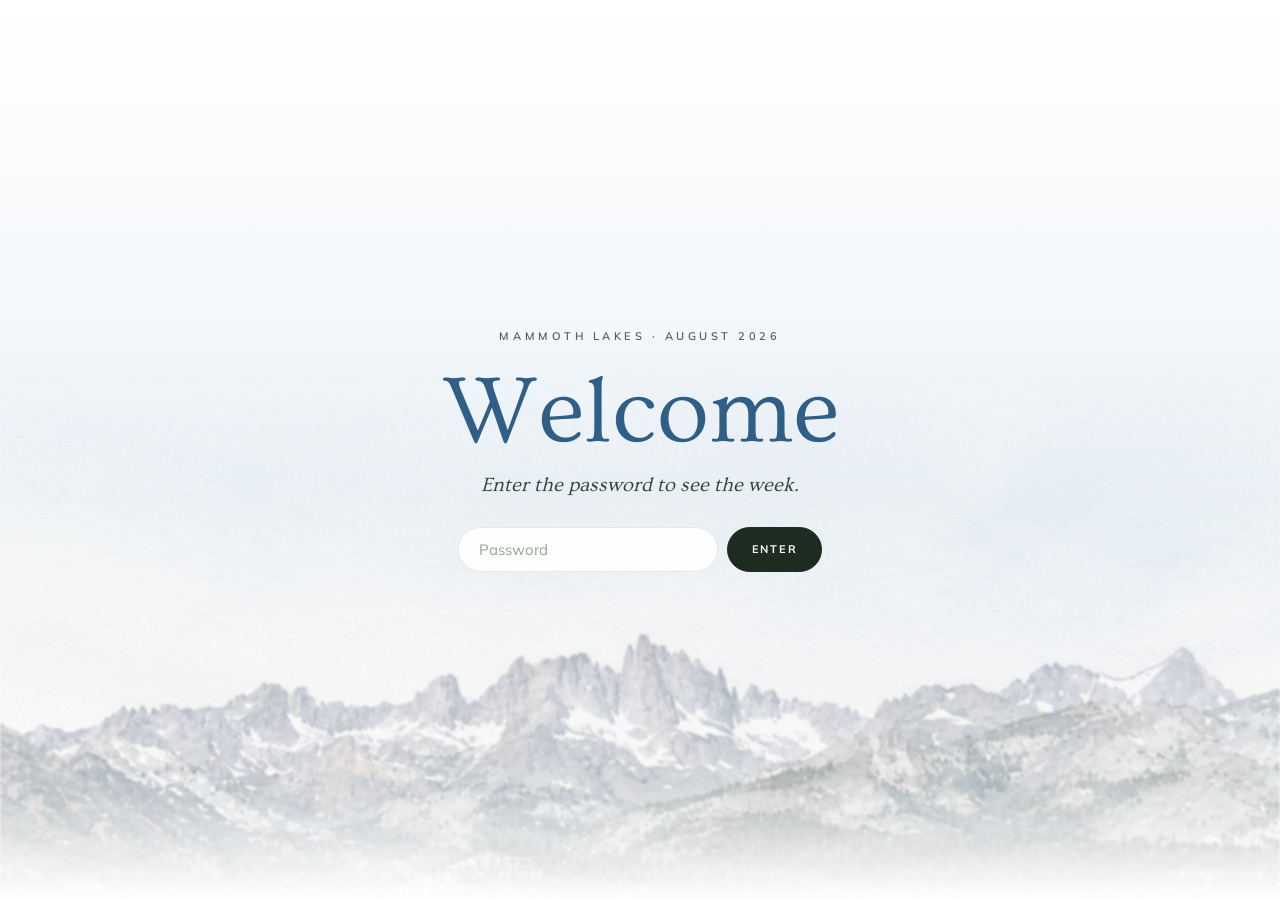
<file: site/index.html>
<!DOCTYPE html>
<html lang="en">
<head>
<meta charset="utf-8">
<meta name="viewport" content="width=device-width, initial-scale=1">
<title>L &amp; K · Wedding Week at Mammoth Lakes</title>
<meta name="description" content="One mountain town, one week, one wedding. L + K, Mammoth Lakes, California — August 1–8, 2026.">
<link rel="preconnect" href="https://fonts.googleapis.com">
<link rel="preconnect" href="https://fonts.gstatic.com" crossorigin>
<link href="https://fonts.googleapis.com/css2?family=Mulish:ital,wght@0,200..1000;1,200..1000&family=Ovo&display=swap" rel="stylesheet">
<link rel="stylesheet" href="css/main.css?v=56">
<script>if(localStorage.getItem("lk-unlocked")!=="yes")document.documentElement.classList.add("gated");</script>
</head>
<body>

<!-- fixed atmosphere layers -->
<div class="sky-wash" aria-hidden="true"></div>
<div class="paper-grain" aria-hidden="true"></div>

<!-- elevation ticker -->
<div class="elev-badge" id="elevBadge" aria-hidden="true">
  <svg class="elev-ticks" viewBox="0 0 18 44">
    <line x1="4" y1="2"  x2="14" y2="2"  class="tick"/>
    <line x1="4" y1="12" x2="11" y2="12" class="tick"/>
    <line x1="4" y1="22" x2="14" y2="22" class="tick"/>
    <line x1="4" y1="32" x2="11" y2="32" class="tick"/>
    <line x1="4" y1="42" x2="14" y2="42" class="tick"/>
    <circle id="elevDot" cx="9" cy="42" r="3"/>
  </svg>
  <div class="elev-text">
    <span class="elev-label">Elev.</span>
    <span class="elev-num" id="elevNum">0′</span>
  </div>
</div>

<!-- the stream — desktop margin thread -->
<svg class="stream" id="stream" viewBox="0 0 60 4000" preserveAspectRatio="none" aria-hidden="true">
  <path id="streamPath" d="M30,0
    C 22,120 40,240 28,360 C 16,480 44,600 30,720
    C 18,840 42,960 26,1080 C 12,1200 46,1320 30,1440
    C 20,1560 40,1680 28,1800 C 16,1920 44,2040 30,2160
    C 18,2280 42,2400 26,2520 C 14,2640 46,2760 30,2880
    C 20,3000 40,3120 28,3240 C 16,3360 44,3480 30,3600
    C 22,3720 40,3840 30,4000" />
</svg>

<!-- ═══════════ HERO ═══════════ -->
<header class="hero act" data-sky="#ffffff" data-elev="7880">

  <!-- watercolor Minarets — the real painting; blooms up on scroll (main.js --hp) -->
  <div class="hero-scene" aria-hidden="true">
    <div class="hr-photo">
      <img src="assets/paintings/hero-range.jpg"
           srcset="assets/paintings/hero-range-sm.jpg 1100w, assets/paintings/hero-range.jpg 1672w"
           sizes="100vw" width="1672" height="941" alt="" fetchpriority="high" decoding="async">
    </div>
  </div>

  <div class="hero-copy">
    <p class="kicker">A celebration in the Eastern Sierra</p>
    <h1 class="monogram"><span class="mono-l">L</span><span class="mono-amp">&amp;</span><span class="mono-k">K</span></h1>
    <p class="hero-sub">Mammoth Lakes, California</p>
    <p class="hero-meta">August 2026 <span class="dot">•</span> Elev. 7,880′</p>
  </div>

  <div class="scroll-cue" aria-hidden="true"><span>begin the climb</span><svg viewBox="0 0 24 24"><path d="M12 4 v14 M6 13 l6 6 6-6"/></svg></div>
</header>

<!-- ═══════════ INTRO ═══════════ -->
<section class="intro act" data-sky="#ffffff" data-elev="7880">
  <p class="lede reveal">Everything below is an <em>invitation</em>, not an itinerary. Wander off, sleep in, do your own thing.</p>
  <div class="basecamps">
    <a class="camp-card reveal" href="https://www.google.com/maps/search/?api=1&amp;query=2018+Lodestar+Dr,+Mammoth+Lakes,+CA+93546" target="_blank" rel="noopener">
      <span class="camp-kicker">Basecamp · Gilson VRBO</span>
      <span class="camp-addr">2018 Lodestar Dr, Mammoth Lakes, CA 93546</span>
    </a>
    <a class="camp-card reveal" href="https://www.google.com/maps/search/?api=1&amp;query=91+Pinehurst+Dr,+Mammoth+Lakes,+CA+93546" target="_blank" rel="noopener">
      <span class="camp-kicker">Basecamp · Snow House</span>
      <span class="camp-addr">91 Pinehurst Dr, Mammoth Lakes, CA 93546</span>
    </a>
  </div>
</section>

<!-- ═══════════ THE WEEK ═══════════ -->
<main id="week">

  <!-- Day 1 · sea level · no painting — the quiet start -->
  <section class="act day day-plain" id="day1" data-sky="#f2f5f0" data-elev="0">
    <div class="day-head reveal">
      <p class="day-date">Saturday · Aug 1</p>
      <h2 class="day-title">Touch down in San&nbsp;Francisco</h2>
      <div class="rule-line"></div>
      <p class="day-note">sea level · the week begins low</p>
    </div>
    <ol class="timeline">
      <li class="reveal"><span class="tl-when">Morning</span><h3>Gilsons fly into SFO</h3><p>We'll pick you up! Settle in and shake off the flight.</p></li>
      <li class="reveal"><span class="tl-when">Midday</span><h3>Tunnel Top Park</h3><p>Golden Gate views and room for the kids to run.</p></li>
      <li class="reveal"><span class="tl-when">Evening</span><h3>Provision &amp; pack</h3><p>Groceries ordered, bags staged — mountains tomorrow.</p></li>
    </ol>
  </section>

  <!-- Day 2 · the drive east · Kyle_2 (river valley) -->
  <section class="act day day-scene" id="day2" data-sky="#c3dde6" data-elev="9943" data-painting="2">
    <figure class="scene">
      <div class="scene-img bloom" data-parallax="0.18">
        <img src="assets/paintings/kyle-2.jpg" srcset="assets/paintings/kyle-2-sm.jpg 760w, assets/paintings/kyle-2.jpg 1400w" sizes="100vw" alt="Watercolor: a couple stands on a rock above a winding alpine river, mountains beyond" loading="lazy">
      </div>
      <div class="bloom-veil" aria-hidden="true"></div>
    </figure>
    <div class="day-card">
      <div class="day-head reveal">
        <p class="day-date">Sunday · Aug 2</p>
        <h2 class="day-title">Over the Tioga Pass</h2>
        <div class="rule-line"></div>
        <p class="day-note">cresting Tioga Pass · 9,943′</p>
      </div>
      <ol class="timeline">
        <li class="reveal"><span class="tl-when">Morning</span><h3>Pick up cars, head east</h3><p>~6 hrs via Yosemite's Tioga Pass — one of the great American drives.</p></li>
        <li class="reveal"><span class="tl-when">En route</span><h3>Scenic stops &amp; stretch breaks</h3><p>Tenaya Lake beach, <a href="https://www.yosemitehikes.com/tioga-road/tuolumne-meadows/tuolumne-meadows.htm" target="_blank" rel="noopener">Tuolumne Meadows</a>, <a href="https://www.alltrails.com/trail/us/california/lembert-dome-loop" target="_blank" rel="noopener">Lembert Dome</a>, and Mono Lake's otherworldly <a href="https://www.alltrails.com/trail/us/california/south-tufa-loop-trail" target="_blank" rel="noopener">South Tufa</a>.</p></li>
        <li class="reveal"><span class="tl-when">Evening</span><h3>Arrive at the house</h3><p>Keys, bunks, and a slow first night at 8,000 feet.</p></li>
      </ol>
    </div>
  </section>

  <!-- Day 3 · up the mountain · Kyle_3 (Lakes Basin, Crystal Crag) -->
  <section class="act day day-scene alt" id="day3" data-sky="#aed4e4" data-elev="11053" data-painting="3">
    <figure class="scene">
      <div class="scene-img bloom" data-parallax="0.18">
        <img src="assets/paintings/kyle-3.jpg" srcset="assets/paintings/kyle-3-sm.jpg 760w, assets/paintings/kyle-3.jpg 1400w" sizes="100vw" alt="Watercolor: a couple beneath a tall pine looks across a lake to Crystal Crag" loading="lazy">
      </div>
      <div class="bloom-veil" aria-hidden="true"></div>
    </figure>
    <div class="day-card">
      <div class="day-head reveal">
        <p class="day-date">Monday · Aug 3</p>
        <h2 class="day-title">Up the mountain</h2>
        <div class="rule-line"></div>
        <p class="day-note">Panorama Gondola · 11,053′</p>
      </div>
      <ol class="timeline">
        <li class="reveal"><span class="tl-when">Morning</span><h3>Courthouse run</h3><p>Larry &amp; Kyle head down to pick up the ceremony paperwork — back around 12:30–1:00.</p></li>
        <li class="reveal"><span class="tl-when">Midday</span><h3>Kevin &amp; Allie arrive from Reno</h3><p>Driving down the 395 — the scenic way in, with a stop-by-stop route below. <a class="trail-btn" href="/roadtrip">See the drive</a></p></li>
        <li class="reveal"><span class="tl-when">Afternoon</span><h3>Day at the Mammoth Mountain Resort</h3><p>Something for every pace, from the summit to the base:</p>
          <ul class="opts">
            <li><a href="https://www.mammothmountain.com/things-to-do/activities/scenic-gondola" target="_blank" rel="noopener">Panorama Gondola</a> — ride to 11,000+ feet for a 360° Sierra view.</li>
            <li><a href="https://www.mammothmountain.com/things-to-do/activities/bike-park" target="_blank" rel="noopener">Mountain bike down</a> — Larry &amp; Kyle bomb the trails from the summit to the base.</li>
            <li><a href="https://www.mammothmountain.com/things-to-do/woollys-adventure-summit#tab=activities" target="_blank" rel="noopener">Adventure Center</a> — mini golf, the playground, climbing wall, ropes course, and other kid-sized fun at the base.</li>
          </ul>
        </li>
        <!-- TODO: swap the href for the AllTrails link L will provide for the sunset stroll -->
        <li class="reveal"><span class="tl-when">Evening</span><h3>Holly arrives</h3><p>Into Mammoth for the evening — join whatever's happening.</p></li>
        <li class="reveal"><span class="tl-when">Evening</span><h3>Sunset stroll</h3><p>An easy golden-hour walk to catch the light. <span class="aside">Trail TBD.</span> <a class="trail-btn" href="/hikes">See the trails</a></p></li>
        <li class="reveal"><span class="tl-when">Evening</span><h3>Pizza &amp; game night at the house</h3><p>Back to the house to refuel and play.</p></li>
      </ol>
    </div>
  </section>

  <!-- Day 4 · lake day · Kyle_5 (Convict Lake) -->
  <section class="act day day-scene" id="day4" data-sky="#97c6dd" data-elev="8000" data-painting="5">
    <figure class="scene">
      <div class="scene-img bloom" data-parallax="0.18">
        <img src="assets/paintings/kyle-5.jpg" srcset="assets/paintings/kyle-5-sm.jpg 760w, assets/paintings/kyle-5.jpg 1400w" sizes="100vw" alt="Watercolor: kneeling with a dog at the shore of Convict Lake beneath Laurel Mountain" loading="lazy">
      </div>
      <div class="bloom-veil" aria-hidden="true"></div>
    </figure>
    <div class="day-card">
      <div class="day-head reveal">
        <p class="day-date">Tuesday · Aug 4</p>
        <h2 class="day-title">Choose your adventure</h2>
        <div class="rule-line"></div>
        <p class="day-note">your day, your pace · 8,000′</p>
      </div>
      <ol class="timeline">
        <li class="reveal"><span class="tl-when">Morning</span><h3>Choose your morning</h3><p>Pick one — or mix and match at your own pace.</p>
          <ul class="opts">
            <li><a href="https://www.alltrails.com/trail/us/california/hidden-lake-and-sherwin-trail" target="_blank" rel="noopener">Meadow walk in the basin</a> — flat, easy, and gorgeous if you'd rather keep it mellow.</li>
            <li><a href="/rides">E-bike the Lakes Basin path</a> — a gentle paved cruise past the lakes; bikes delivered by Black Tie. <a class="trail-btn" href="/rides">See the rides</a></li>
            <li><a href="https://www.google.com/maps/search/?api=1&amp;query=The+Village+at+Mammoth+Mammoth+Lakes+CA" target="_blank" rel="noopener">Wander Mammoth Village</a> — coffee, shops, and people-watching.</li>
            <li><a href="/hikes">Optional hikes</a> — anything from an easy shoreline amble to a moderate alpine climb. <a class="trail-btn" href="/hikes">See the trails</a></li>
          </ul>
        </li>
        <li class="reveal"><span class="tl-when">Optional · afternoon</span><h3>Lunch at Mammoth Brewing</h3><p>A bite together before L + K head off for their vows.</p></li>
        <li class="reveal"><span class="tl-when">Leaving 2:30 PM</span><h3>We slip away to say our vows</h3><p>Just the two of us, somewhere in the pines — we'll be back after dinner.</p></li>
        <li class="reveal"><span class="tl-when">Evening</span><h3>Sami &amp; Larry Sr. arrive from Reno</h3><p>Driving down the 395 — the scenic way in, with a stop-by-stop route. Join whatever's happening once they're here. <a class="trail-btn" href="/roadtrip">See the drive</a></p></li>
      </ol>
    </div>
  </section>

  <!-- Day 5 · private vows · Kyle_1 (couple in the meadow) -->
  <section class="act day day-scene alt" id="day5" data-sky="#bcdae6" data-elev="7850" data-painting="1">
    <figure class="scene">
      <div class="scene-img bloom" data-parallax="0.18">
        <img src="assets/paintings/kyle-1.jpg" srcset="assets/paintings/kyle-1-sm.jpg 760w, assets/paintings/kyle-1.jpg 1400w" sizes="100vw" alt="Watercolor: a couple holds hands in a mountain meadow, gazing toward jagged Sierra peaks" loading="lazy">
      </div>
      <div class="bloom-veil" aria-hidden="true"></div>
    </figure>
    <div class="day-card">
      <div class="day-head reveal">
        <p class="day-date">Wednesday · Aug 5</p>
        <h2 class="day-title">Boat day</h2>
        <div class="rule-line"></div>
        <p class="day-note">Convict Lake · 7,850′</p>
      </div>
      <ol class="timeline">
        <li class="reveal"><span class="tl-when">Morning – afternoon</span><h3>You: pick your pleasure</h3><p>However you like to spend a mountain day:</p>
          <ul class="opts">
            <li><a href="https://www.mammothmountain.com/things-to-do/activities/via-ferrata" target="_blank" rel="noopener">Via Ferrata</a> — climb a cliff face clipped to steel cables and iron rungs, helmet and harness supplied. Guided routes from easy to airy, with a suspension bridge in the middle. <span class="opt-note">Kevin, Allie &amp; Kyle are going at 10:00 AM — book ahead if you want in.</span></li>
            <li><a href="https://www.mammothmountain.com/things-to-do/activities/golf" target="_blank" rel="noopener">Golf at Sierra Star</a> — California's highest course at 8,000 ft.</li>
            <li><a href="https://lakemarymarina.com/rentals/" target="_blank" rel="noopener">A day on Lake Mary</a> — rent a pontoon, kayaks, paddleboards, pedal boats, or canoes from the little marina and drift beneath Crystal Crag; fishing poles welcome aboard.</li>
            <li><a href="/hikes">Choose a hike</a> from our recommended trails. <a class="trail-btn" href="/hikes">See the trails</a></li>
          </ul>
        </li>
        <li class="reveal"><span class="tl-when">Departing 1:00 PM</span><h3>Boat day at <a href="https://www.instagram.com/explore/search/keyword/?q=convict%20lake" target="_blank" rel="noopener">Convict Lake</a></h3><p>Private pontoon on a glassy alpine lake ringed by 12,000-foot peaks. Lunch on the water. <span class="aside">Life vests for all sizes at the marina.</span></p></li>
        <li class="reveal"><span class="tl-when">Optional · evening</span><h3>Wild hot springs soak</h3><p>For anyone who's interested — steaming pools in an open valley under big desert sky, and we'll watch the sunset from the hot tubs.</p></li>
        <li class="reveal"><span class="tl-when">Evening</span><h3>Aunt Jody &amp; Uncle Tom arrive</h3><p>Join whatever's happening.</p></li>
      </ol>
    </div>
  </section>

  <!-- Day 6 · THE WEDDING · Kyle_4 (family at the summit signpost) — the crest -->
  <section class="act day day-scene climax" id="day6" data-sky="#7fbbd9" data-elev="9265" data-painting="4">
    <figure class="scene">
      <div class="scene-img bloom" data-parallax="0.10">
        <img src="assets/paintings/kyle-4.jpg" srcset="assets/paintings/kyle-4-sm.jpg 760w, assets/paintings/kyle-4.jpg 1400w" sizes="100vw" alt="Watercolor: a family of four stands at the Mammoth Mountain summit signpost before the Minarets" loading="lazy">
      </div>
      <div class="bloom-veil" aria-hidden="true"></div>
    </figure>
    <div class="day-card">
      <div class="day-head reveal">
        <p class="main-event">The main event</p>
        <p class="day-date">Thursday · Aug 6</p>
        <h2 class="day-title">The wedding</h2>
        <div class="rule-line rule-line-wide"></div>
        <p class="day-note">Minaret Vista · 9,265′ · the crest of the week</p>
      </div>
      <ol class="timeline">
        <li class="reveal"><span class="tl-when">Optional · morning</span><h3>Brunch hike</h3><p>Short, gentle, gorgeous. <span class="aside">Location TBD.</span> <a class="trail-btn" href="/hikes">See the trails</a></p></li>
        <li class="reveal"><span class="tl-when">Noon</span><h3>Get ready &amp; glammed up</h3><p>At the basecamps — take your time, steam your wedding looks, and the girls get their hair &amp; makeup done. <span class="aside">Details &amp; timing TBD.</span></p></li>
        <li class="reveal tl-star"><span class="tl-when">2:30 PM</span><h3>Shuttles depart for Minaret Vista</h3><p>Leaving from the Snow House — we&rsquo;ll all ride up to the overlook together.</p></li>
        <li class="reveal tl-star"><span class="tl-when">4:00 – 4:30 PM</span><h3>Ceremony at Minaret Vista</h3><p>The vows, with the Minarets behind us.</p></li>
        <li class="reveal tl-star"><span class="tl-when">4:30 – 5:30 PM</span><h3>Cocktail hour</h3><p>Family photos and couple portraits happen during this hour. A bubbles station and water for everyone to enjoy in the meantime.</p></li>
        <li class="reveal tl-star"><span class="tl-when">7:00 PM</span><h3>Dinner at The Brasserie</h3><p>A three-course, prix fixe dinner. Each course offers 3–4 selections — choose one from each.</p></li>
      </ol>
    </div>
  </section>

  <!-- Day 7 · waterfalls · Kyle_6 (Rainbow Falls) -->
  <section class="act day day-scene" id="day7" data-sky="#a9d2e0" data-elev="8960" data-painting="6">
    <figure class="scene">
      <div class="scene-img bloom" data-parallax="0.18">
        <img src="assets/paintings/kyle-6.jpg" srcset="assets/paintings/kyle-6-sm.jpg 760w, assets/paintings/kyle-6.jpg 1400w" sizes="100vw" alt="Watercolor: a couple sits on the rocks below Rainbow Falls, a rainbow in the mist" loading="lazy">
      </div>
      <div class="bloom-veil" aria-hidden="true"></div>
    </figure>
    <div class="day-card">
      <div class="day-head reveal">
        <p class="day-date">Friday · Aug 7</p>
        <h2 class="day-title">Lake lounging &amp; a special dinner</h2>
        <div class="rule-line"></div>
        <p class="day-note">Horseshoe Lake · 8,960′ · our last full day</p>
      </div>
      <ol class="timeline">
        <li class="reveal"><span class="tl-when">11:00 AM</span><h3>Beach day at Horseshoe Lake</h3><p>Sandy shoreline, shallow entry — ours until whenever, on an all-day rental.</p>
          <ul class="opts">
            <li><strong>All set up for you</strong> — beach toys provided, towels and loungers waiting when you arrive.</li>
            <li><strong>Sun warning</strong> — it's forecast to be hot, and the sun works harder up here (we're a mile and a half closer to it). Wear your sunscreen; we'll have plenty on hand, including the kids' kind.</li>
            <li><a href="https://www.alltrails.com/trail/us/california/mcleod-lake-trail" target="_blank" rel="noopener">McLeod Lake hike</a> — the trailhead is right at the beach. An easy 1.8-mile loop, about 350 ft of climbing, to a still lake under Mammoth Crest if you want to slip away for an hour.</li>
          </ul>
        </li>
        <li class="reveal"><span class="tl-when">6:00 PM</span><h3>A special dinner at the Snow House</h3><p>Our last night all together — gather at the Snow House. <span class="aside">Casual attire — wear whatever you're comfortable in.</span></p></li>
      </ol>
    </div>
  </section>

  <!-- Day 8 · home · no painting — the gentle descent -->
  <section class="act day day-plain" id="day8" data-sky="#f2f5f0" data-elev="0">
    <div class="day-head reveal">
      <p class="day-date">Saturday · Aug 8</p>
      <h2 class="day-title">Homeward bound, hearts&nbsp;full</h2>
      <div class="rule-line"></div>
      <p class="day-note">back to sea level</p>
    </div>
    <ol class="timeline">
      <li class="reveal"><span class="tl-when">Morning</span><h3>Slow breakfast, pack up</h3></li>
      <li class="reveal"><span class="tl-when">Midday</span><h3>Everyone heads home</h3><p>Back over the pass to SFO, down the 395 to Southern California, or out through Reno airport — stop wherever calls to you.</p></li>
    </ol>
  </section>
</main>







<!-- ═══════════ EXPLORE MORE (sub-pages) ═══════════ -->
<section class="act util" id="trails" data-sky="#f7faf7" data-elev="7880">
  <div class="util-head reveal">
    <p class="kicker">Go deeper</p>
    <h2 class="util-title">Trails, rides &amp; the drive</h2>
    <p class="util-lede">Three little field guides for the week — each one painted, mapped, and ready to open on the trail.</p>
  </div>
  <div class="tease-grid">
    <a class="tease-card reveal" href="/hikes">
      <img src="assets/paintings/hk-duckpass-sm.jpg" alt="Watercolor of the Duck Pass lakes" loading="lazy">
      <span class="tease-body"><span class="tease-title">Trails &amp; hikes</span><span class="tease-sub">Seven favorites, easy to hard — photos, stats &amp; AllTrails links</span><span class="tease-cta">Open the guide</span></span>
    </a>
    <a class="tease-card reveal" href="/rides">
      <img src="assets/paintings/hk-alpine-sm.jpg" alt="Watercolor of an alpine lake in the Lakes Basin" loading="lazy">
      <span class="tease-body"><span class="tease-title">E-bike rides</span><span class="tease-sub">Four rides from the Snow House door · Black Tie delivers the bikes</span><span class="tease-cta">Open the guide</span></span>
    </a>
    <a class="tease-card reveal" href="/roadtrip">
      <img src="assets/paintings/rt-june-sm.jpg" alt="Watercolor of the June Lake Loop" loading="lazy">
      <span class="tease-body"><span class="tease-title">The drive from Reno</span><span class="tease-sub">The scenic route down the 395 — two legs, ten stops</span><span class="tease-cta">Open the guide</span></span>
    </a>
  </div>
</section>

<!-- ═══════════ FOOTER ═══════════ -->
<footer class="act footer" data-sky="#ffffff" data-elev="7880">
  <p class="footer-mark reveal" aria-hidden="true">L <span>&amp;</span> K</p>
  <p class="footer-line reveal">See you in the mountains.</p>
  <p class="footer-meta reveal">L + K · Mammoth Lakes · August 2026</p>
</footer>

<!-- ═══════════ SIDE NAVIGATION (white-veil overlay) ═══════════ -->
<nav class="daynav min" id="daynav" aria-label="Site navigation">
  <button class="daynav-toggle" id="daynavToggle" type="button" aria-expanded="false" aria-label="Open navigation">
    <svg class="dnt-glyph" viewBox="0 0 26 15" aria-hidden="true"><path d="M1.5 13.5 L8.5 4 L12.5 9 L17 1.5 L24.5 13.5"/></svg>
    <span class="dnt-day" id="daynavToggleDay">The week</span>
  </button>
  <div class="daynav-body" aria-hidden="true">
    <div class="dn-inner">
      <p class="dn-head">August 2026</p>
      <ul class="daynav-list">
        <li class="dn-item" data-target="day1"><a href="#day1"><span class="dn-label"><span class="dn-wd">Sat</span> Aug 1</span><span class="dn-dot"></span></a></li>
        <li class="dn-item" data-target="day2"><a href="#day2"><span class="dn-label"><span class="dn-wd">Sun</span> Aug 2</span><span class="dn-dot"></span></a></li>
        <li class="dn-item" data-target="day3"><a href="#day3"><span class="dn-label"><span class="dn-wd">Mon</span> Aug 3</span><span class="dn-dot"></span></a></li>
        <li class="dn-item" data-target="day4"><a href="#day4"><span class="dn-label"><span class="dn-wd">Tue</span> Aug 4</span><span class="dn-dot"></span></a></li>
        <li class="dn-item" data-target="day5"><a href="#day5"><span class="dn-label"><span class="dn-wd">Wed</span> Aug 5</span><span class="dn-dot"></span></a></li>
        <li class="dn-item wed" data-target="day6"><a href="#day6"><span class="dn-label"><span class="dn-wed-tag">Wedding!</span> <span class="dn-wd">Thu</span> Aug 6</span><span class="dn-dot"></span></a></li>
        <li class="dn-item" data-target="day7"><a href="#day7"><span class="dn-label"><span class="dn-wd">Fri</span> Aug 7</span><span class="dn-dot"></span></a></li>
        <li class="dn-item" data-target="day8"><a href="#day8"><span class="dn-label"><span class="dn-wd">Sat</span> Aug 8</span><span class="dn-dot"></span></a></li>
      </ul>
      <p class="dn-head dn-head-2">Field guides</p>
      <ul class="dn-guides">
        <li><a href="/hikes">Trails &amp; hikes</a></li>
        <li><a href="/rides">E-bike rides</a></li>
        <li><a href="/roadtrip">The drive from Reno</a></li>
      </ul>
    </div>
  </div>
</nav>

<script src="js/gate.js?v=56"></script>
<script src="js/main.js?v=56" defer></script>
</body>
</html>
</file>
<file: site/css/main.css>
/* ══════════════════════════════════════════════════════════
   L & K · Mammoth Wedding Week
   White ground · deep green · watercolor scenes
   "you climb the page"
   ══════════════════════════════════════════════════════════ */

:root {
  --paper:      #ffffff;
  --paper-deep: #f6f8f5;
  --ink:        #1e2b21;           /* deep forest green */
  --ink-soft:   #4d5f50;
  --sage:       #93a690;
  --pine:       #2c4433;
  --lake:       #33708e;
  --alpine:     #8fbdd4;
  --deep-blue:  #2f5f86;
  --silver:     #9aa6ac;
  --sand:       #7d9a8b;   /* soft sage accent (formerly warm sand) */
  --rust:       #3a6f57;   /* green accent (formerly orange/rust) */
  --link:       #2b6d8c;           /* one accent for every hyperlink */
  --link-strong:#1c536d;
  --line:       #e4e9e3;           /* hairline borders on white */
  --sky:        #ffffff;           /* animated by JS per act */
  --serif: "Ovo", Georgia, serif;
  --sans: "Mulish", -apple-system, "Helvetica Neue", sans-serif;
}

* { margin: 0; padding: 0; box-sizing: border-box; }
html { scroll-behavior: smooth; overflow-x: hidden; }
body {
  font-family: var(--sans);
  color: var(--ink);
  background: var(--paper);
  /* `clip`, not `hidden`: `hidden` would make <body> its own scroll
     container, which silently breaks every #anchor jump on the page. */
  overflow-x: clip;
  line-height: 1.6;
  -webkit-font-smoothing: antialiased;
}
/* anchored sections shouldn't land flush against the top edge */
[id^="day"], #trails, #week { scroll-margin-top: 18px; }

/* ── atmosphere: sky wash + a whisper of paper grain ────── */
.sky-wash {
  position: fixed; inset: 0; z-index: -2;
  background: var(--sky);
  opacity: .55;
  transition: background-color .15s linear;
  pointer-events: none;
}
.paper-grain {
  position: fixed; inset: 0; z-index: 999;
  pointer-events: none;
  opacity: .3;
  background-image: url("data:image/svg+xml,%3Csvg xmlns='http://www.w3.org/2000/svg' width='240' height='240'%3E%3Cfilter id='p'%3E%3CfeTurbulence type='fractalNoise' baseFrequency='0.9' numOctaves='2' seed='7'/%3E%3CfeColorMatrix values='0 0 0 0 0.55 0 0 0 0 0.6 0 0 0 0 0.55 0 0 0 0.04 0'/%3E%3C/filter%3E%3Crect width='240' height='240' filter='url(%23p)'/%3E%3C/svg%3E");
}

::selection { background: rgba(44,68,51,.18); }

/* ── elevation badge ────────────────────────────────────── */
.elev-badge {
  position: fixed; right: 16px; bottom: 18px; z-index: 60;
  display: flex; align-items: center; gap: 9px;
  padding: 9px 14px 9px 10px;
  background: rgba(255,255,255,.9);
  backdrop-filter: blur(6px);
  border: 1px solid var(--line);
  border-radius: 12px;
  box-shadow: 0 4px 18px -6px rgba(30,43,33,.18);
  opacity: 0; transform: translateY(8px);
  transition: opacity .6s ease, transform .6s ease;
}
.elev-badge.on { opacity: 1; transform: none; }
.elev-ticks { width: 14px; height: 36px; overflow: visible; }
.elev-ticks .tick { stroke: var(--sage); stroke-width: 1.4; stroke-linecap: round; opacity: .7; }
#elevDot { fill: var(--pine); transition: cy .2s linear; }
.elev-text { display: flex; flex-direction: column; line-height: 1.15; }
.elev-label {
  font-size: 9px; letter-spacing: .18em; text-transform: uppercase;
  color: var(--ink-soft);
}
.elev-num {
  font-family: var(--serif); font-weight: 600; font-size: 17px;
  font-variant-numeric: tabular-nums;
  color: var(--pine);
}

/* ── the stream (desktop margin thread) ─────────────────── */
.stream {
  position: fixed; left: 8px; top: 0; height: 100vh; width: 44px;
  z-index: 5; pointer-events: none; display: none;
}
@media (min-width: 1100px) { .stream { display: block; } }
#streamPath {
  fill: none;
  stroke: var(--lake);
  stroke-width: 5;
  stroke-linecap: round;
  opacity: .22;
  stroke-dasharray: 8000;
  stroke-dashoffset: 8000;
}

/* ══════════ HERO ══════════ */
.hero {
  min-height: 100svh;
  display: flex; flex-direction: column;
  align-items: center; justify-content: center;
  text-align: center; position: relative;
  padding: 10vh 24px;
  overflow: hidden;
  /* continue the painting's pale sky upward so its top edge has no hard line */
  background: linear-gradient(180deg,
    #ffffff 0%, #edf3f7 55%, #ffffff 96%);
}
/* soft watercolor wash — painted light, no line work.
   Fades out toward the bottom so the hero dissolves into the
   white intro with no seam. */
.hero-wash {
  position: absolute; inset: -10%;
  pointer-events: none;
  background:
    radial-gradient(52% 42% at 80% 56%, rgba(47,95,134,.42), transparent 70%),
    radial-gradient(42% 34% at 16% 50%, rgba(154,166,172,.34), transparent 70%),
    radial-gradient(34% 26% at 62% 14%, rgba(60,110,150,.22), transparent 70%),
    radial-gradient(56% 44% at 44% 66%, rgba(30,60,92,.20), transparent 72%);
  filter: blur(30px);
  -webkit-mask-image: linear-gradient(180deg, #000 58%, transparent 92%);
  mask-image: linear-gradient(180deg, #000 58%, transparent 92%);
}
/* watercolor Minarets — sits low & misty at rest, blooms up on scroll */
.hero-scene {
  position: absolute; left: 0; right: 0; bottom: 0;
  height: 62%; z-index: 0; pointer-events: none;
  /* feather top + bottom so the painting dissolves into the paper */
  -webkit-mask-image: linear-gradient(transparent 0, #000 52%, #000 78%, transparent 100%);
  mask-image: linear-gradient(transparent 0, #000 52%, #000 78%, transparent 100%);
}
.hr-photo {
  position: absolute; inset: 0;
  transform-origin: center 72%;
  transform: translateY(calc((1 - var(--hp, 0)) * 46px)) scale(calc(1.02 + (1 - var(--hp, 0)) * .05));
  opacity: calc(.5 + var(--hp, 0) * .5);
  filter: saturate(calc(.6 + var(--hp, 0) * .4)) blur(calc((1 - var(--hp, 0)) * 1.3px));
  will-change: transform, opacity, filter;
}
.hr-photo img {
  width: 100%; height: 100%; display: block;
  object-fit: cover; object-position: center 56%;
}

.hero-copy {
  position: relative; z-index: 2;
  display: flex; flex-direction: column; align-items: center;
  /* sit ~20% above true center so the painting gets more room below */
  margin-top: -20vh;
  transform: translateY(calc(var(--hp, 0) * -34px));
  opacity: calc(1 - var(--hp, 0) * .6);
}

.kicker {
  font-size: 12px; letter-spacing: .34em; text-transform: uppercase;
  color: var(--ink-soft); font-weight: 600;
  position: relative;
}
.monogram {
  font-family: var(--serif);
  font-size: clamp(96px, 22vw, 220px);
  font-weight: 400; font-style: normal;
  line-height: .9; margin: 3vh 0 2vh;
  letter-spacing: .01em;
  position: relative;
  perspective: 900px;
}
/* letters dissolve in out of a soft 3D depth, staggered */
.mono-l, .mono-amp, .mono-k {
  display: inline-block;
  opacity: 0;
  filter: blur(18px);
  transform: translateZ(-150px) translateY(16px) rotateX(26deg) scale(1.07);
  animation: monoIn 1.6s cubic-bezier(.2,.7,.25,1) forwards;
  will-change: transform, filter, opacity;
}
.mono-l { color: var(--deep-blue); animation-delay: .25s; }
.mono-k { color: var(--deep-blue); animation-delay: .67s; }
.mono-amp {
  font-size: .82em; padding: 0 .18em;
  background: linear-gradient(160deg, #c3ccd1, #87949b 40%, #b6bfc4 70%, #7f8b93);
  -webkit-background-clip: text; background-clip: text;
  -webkit-text-fill-color: transparent; color: var(--silver);
  animation-delay: .46s;
}
@keyframes monoIn {
  to { opacity: 1; filter: blur(0); transform: none; }
}
/* the supporting lines settle in around the letters */
.hero-copy > .kicker,
.hero-copy > .hero-sub,
.hero-copy > .hero-meta {
  opacity: 0;
  animation: heroFade 1.1s ease forwards;
}
.hero-copy > .kicker  { animation-delay: .1s; }
.hero-copy > .hero-sub  { animation-delay: 1s; }
.hero-copy > .hero-meta { animation-delay: 1.2s; }
@keyframes heroFade {
  from { opacity: 0; transform: translateY(10px); }
  to   { opacity: 1; transform: none; }
}
.hero-sub {
  font-family: var(--serif); font-style: italic; font-weight: 400;
  font-size: clamp(19px, 3.4vw, 28px);
  color: var(--pine);
  position: relative;
}
.hero-meta {
  margin-top: 2.5vh;
  font-size: 12px; letter-spacing: .28em; text-transform: uppercase;
  color: var(--ink-soft);
  position: relative;
}
.hero-meta .dot { color: var(--rust); margin: 0 .6em; }
.scroll-cue {
  position: absolute; bottom: 6vh; left: 50%;
  transform: translateX(-50%);
  display: flex; flex-direction: column; align-items: center; gap: 6px;
  color: var(--ink-soft);
  font-size: 10px; letter-spacing: .3em; text-transform: uppercase;
  animation: cue-bob 2.6s ease-in-out infinite;
}
.scroll-cue svg { width: 16px; height: 16px; }
.scroll-cue path { fill: none; stroke: var(--pine); stroke-width: 2; stroke-linecap: round; stroke-linejoin: round; }
@keyframes cue-bob { 50% { transform: translate(-50%, 6px); } }
@media (max-height: 640px) { .scroll-cue { display: none; } }

/* ══════════ INTRO ══════════ */
.intro {
  max-width: 760px; margin: 0 auto;
  padding: 12vh 24px;
  text-align: center;
}
.lede {
  font-family: var(--serif); font-weight: 350;
  font-size: clamp(21px, 3.2vw, 30px);
  line-height: 1.55; color: var(--ink);
}
.lede em { color: var(--lake); font-style: italic; }
.basecamps {
  margin-top: 7vh;
  display: grid; gap: 16px;
  grid-template-columns: repeat(auto-fit, minmax(260px, 1fr));
}
.camp-card {
  display: block; text-decoration: none;
  padding: 24px 26px;
  background: var(--paper);
  border: 1px solid var(--line);
  border-radius: 14px;
  box-shadow: 0 10px 30px -14px rgba(30,43,33,.14);
  transition: transform .35s ease, box-shadow .35s ease, border-color .35s ease;
}
.camp-card:hover {
  transform: translateY(-3px);
  border-color: var(--sage);
  box-shadow: 0 16px 36px -14px rgba(30,43,33,.2);
}
.camp-kicker {
  display: block;
  font-size: 10.5px; letter-spacing: .26em; text-transform: uppercase;
  font-weight: 700; color: var(--pine);
  margin-bottom: 6px;
}
.camp-addr { font-family: var(--serif); font-size: 17px; color: var(--ink); }

/* ══════════ DAY ACTS ══════════ */
.day-plain {
  max-width: 640px; margin: 0 auto;
  padding: 14vh 24px;
  position: relative;
}
/* quiet painted wash so the bookend days feel atmospheric, not bare */
.day-plain::before {
  content: ""; position: absolute; inset: 6vh 0;
  pointer-events: none; z-index: -1;
  background:
    radial-gradient(60% 40% at 12% 20%, rgba(143,189,212,.14), transparent 70%),
    radial-gradient(50% 36% at 92% 70%, rgba(147,166,144,.14), transparent 70%);
  filter: blur(24px);
}
.day-scene { position: relative; padding: 0 0 14vh; }

/* the painting plane */
.scene {
  position: relative;
  height: min(86svh, 130vw);
  overflow: hidden;
  margin: 0 0 -14vh;                 /* card overlaps painting bottom */
  /* feathered edges top AND bottom: the painting bleeds into the
     page like wet pigment, no hard seam where it meets the color */
  -webkit-mask-image: linear-gradient(180deg, transparent 0, #000 15%, #000 82%, transparent 99%);
  mask-image: linear-gradient(180deg, transparent 0, #000 15%, #000 82%, transparent 99%);
}
.scene-img {
  position: absolute; inset: -12% 0;  /* headroom for parallax travel */
  will-change: transform;
}
.scene-img img {
  width: 100%; height: 100%;
  object-fit: cover;
  object-position: center 30%;
  display: block;
}
.scene::after {
  content: ""; position: absolute; inset: 0; pointer-events: none;
  box-shadow: inset 0 0 90px 30px rgba(255,255,255,.9);
  mix-blend-mode: lighten;
}

/* ── watercolor bloom reveal ──
   A page-colored veil sits over each painting; its mask has a
   feathered irregular hole. Scaling the veil up grows the hole
   like wet pigment spreading. transform+opacity only — the mask
   rasterizes once, the animation runs on the compositor. */
.bloom-veil {
  position: absolute; inset: -60%;
  background: var(--paper);
  pointer-events: none; z-index: 3;
  -webkit-mask-image: radial-gradient(42% 34% at 47% 44%,
      transparent 0 34%, rgba(0,0,0,.55) 52%, #000 68%);
  mask-image: radial-gradient(42% 34% at 47% 44%,
      transparent 0 34%, rgba(0,0,0,.55) 52%, #000 68%);
  transform: scale(1);
  transform-origin: 47% 44%;
  transition: transform 2.4s cubic-bezier(.3,.5,.35,1), opacity 1.2s ease 1.5s;
  will-change: transform, opacity;
}
.bloom.in ~ .bloom-veil, .bloom.in .bloom-veil { transform: scale(4.5); opacity: 0; }

/* the day card — clean white sheet floating over the scene */
.day-card {
  position: relative; z-index: 2;
  max-width: 680px;
  margin: 0 auto;
  padding: clamp(28px, 5vw, 52px) clamp(22px, 5vw, 56px);
  background: rgba(255,255,255,.96);
  border: 1px solid var(--line);
  border-radius: 18px;
  box-shadow: 0 24px 60px -22px rgba(30,43,33,.35);
  width: calc(100% - 32px);
}

/* day header */
.day-date {
  font-size: 11.5px; letter-spacing: .3em; text-transform: uppercase;
  font-weight: 700; color: var(--lake);
}
.main-event {
  display: inline-block;
  font-size: 11px; letter-spacing: .34em; text-transform: uppercase;
  font-weight: 700; color: #fff;
  background: var(--pine);
  padding: 6px 16px 5px; margin-bottom: 14px;
  border-radius: 999px;
}
.day-title {
  font-family: var(--serif); font-weight: 550;
  font-size: clamp(30px, 5.4vw, 46px);
  line-height: 1.12; margin: 8px 0 4px;
  letter-spacing: -.01em;
}
.climax .day-title { font-size: clamp(38px, 7vw, 60px); font-style: italic; }

/* modern accent rule — a short clean bar, no squiggle */
.rule-line {
  width: 44px; height: 3px;
  margin: 14px 0 10px;
  background: var(--pine);
  border-radius: 2px;
  transform-origin: left center;
  transform: scaleX(0);
  transition: transform .9s cubic-bezier(.22,.61,.36,1) .15s;
}
.in .rule-line, .rule-line.in { transform: scaleX(1); }
.rule-line-wide { width: 72px; background: var(--rust); }
.day-note {
  font-family: var(--serif); font-style: italic;
  font-size: 15px; color: var(--ink-soft);
}

/* timeline */
.timeline { list-style: none; margin-top: 4vh; }
.timeline li {
  position: relative;
  padding: 18px 0 18px 110px;
  border-top: 1px solid var(--line);
}
.timeline li:first-child { border-top: none; }
.tl-when {
  position: absolute; left: 0; top: 21px;
  font-size: 10.5px; letter-spacing: .22em; text-transform: uppercase;
  font-weight: 700; color: var(--lake);
  width: 92px;
}
.timeline h3 {
  font-family: var(--serif); font-weight: 600;
  font-size: clamp(17px, 2.6vw, 21px);
  line-height: 1.3; margin-bottom: 4px;
}
.timeline p { font-size: 15.5px; color: var(--ink-soft); max-width: 52ch; }
.aside {
  display: inline-block; margin-top: 2px;
  font-style: italic; color: var(--sand);
}
.timeline p a,
.timeline h3 a {
  color: var(--link); font-weight: 600; text-decoration: none;
  border-bottom: 1px solid rgba(43,109,140,.38);
  transition: color .25s, border-color .25s;
}
.timeline p a:hover:not(.trail-btn),
.timeline h3 a:hover:not(.trail-btn) { color: var(--link-strong); border-color: var(--link-strong); }

/* clearly-called-out activity options within a day.
   Scoped under .timeline so these win over the general `.timeline li`
   row styling (which otherwise adds dividers + tall padding here). */
.timeline .opts { list-style: none; margin-top: 12px; display: grid; gap: 14px; max-width: 52ch; }
.timeline .opts > li {
  position: relative;
  border-top: none;
  padding: 0 0 0 22px;
  font-size: 15px; line-height: 1.55; color: var(--ink-soft);
}
.timeline .opts > li::before {
  content: ""; position: absolute; left: 2px; top: 8px;
  width: 7px; height: 7px; border-radius: 50% 40% 55% 45%;
  background: var(--sage);
}
.opts a {
  color: var(--link); font-weight: 600; text-decoration: none;
  border-bottom: 1px solid rgba(43,109,140,.38);
  transition: color .25s, border-color .25s;
}
/* unlinked option leads share the linked-title weight, in ink */
.opts strong { font-weight: 600; color: var(--ink); }
.opts a:hover:not(.trail-btn) { color: var(--link-strong); border-color: var(--link-strong); }
.opt-note { font-style: italic; color: var(--sand); }
.tl-star .tl-when { color: var(--rust); }
.tl-star h3 { color: var(--pine); }
.tl-star::before {
  content: "✦";
  position: absolute; left: -18px; top: 20px;
  color: var(--rust); font-size: 12px;
}

/* climax extra drama */
.climax .scene { height: min(96svh, 150vw); }
.climax .day-card {
  border: 1px solid rgba(176,92,56,.45);
  box-shadow: 0 28px 70px -22px rgba(30,43,33,.45);
}

@media (max-width: 560px) {
  .timeline li { padding: 16px 0 16px 0; }
  .tl-when { position: static; display: block; width: auto; margin-bottom: 4px; }
  .tl-star::before { display: none; }
}

/* ══════════ REVEALS (non-painting) ══════════ */
.reveal {
  opacity: 0; transform: translateY(26px);
  transition: opacity .9s ease, transform .9s cubic-bezier(.22,.61,.36,1);
}
.reveal.in { opacity: 1; transform: none; }
.timeline li.reveal { transition-delay: calc(var(--i, 0) * 90ms); }

/* ══════════ UTILITY SECTIONS (calm) ══════════ */
.util, .map-act {
  max-width: 1080px; margin: 0 auto;
  padding: 12vh 24px;
}
.util-head { max-width: 640px; margin-bottom: 6vh; }
.util-title {
  font-family: var(--serif); font-weight: 550;
  font-size: clamp(32px, 5vw, 44px);
  margin: 6px 0 2px;
}
.util-lede { font-size: 16.5px; color: var(--ink-soft); margin-top: 12px; max-width: 56ch; }
.util-grid {
  display: grid; gap: 22px;
  grid-template-columns: repeat(auto-fit, minmax(240px, 1fr));
}
.util-col {
  padding: 26px 24px;
  background: var(--paper);
  border: 1px solid var(--line);
  border-radius: 14px;
  box-shadow: 0 8px 26px -16px rgba(30,43,33,.12);
}
.util-col h3 {
  font-family: var(--serif); font-weight: 600; font-size: 20px;
  margin-bottom: 12px;
}
.col-kicker {
  font-size: 10px; letter-spacing: .26em; text-transform: uppercase;
  font-weight: 700; color: var(--lake); margin-bottom: 2px;
}
.util-col ul { list-style: none; }
.util-col li {
  font-size: 14.5px; color: var(--ink-soft);
  padding: 7px 0 7px 18px; position: relative;
  border-top: 1px solid var(--line);
}
.util-col li:first-child { border-top: none; }
.util-col li::before {
  content: ""; position: absolute; left: 2px; top: 14px;
  width: 6px; height: 6px; border-radius: 50% 40% 55% 45%;
  background: var(--sage);
}
.util-col.attire { border-color: rgba(176,92,56,.35); }
.util-col.attire li::before { background: var(--rust); }
.favs a {
  color: var(--link); font-weight: 600; text-decoration: none;
  border-bottom: 1px solid rgba(43,109,140,.38);
  transition: color .25s, border-color .25s;
}
.favs a:hover { color: var(--link-strong); border-color: var(--link-strong); }
.util-tip {
  margin-top: 5vh;
  font-family: var(--serif); font-style: italic;
  font-size: 17px; color: var(--ink-soft);
  max-width: 62ch;
  padding-left: 18px;
  border-left: 3px solid var(--sage);
}

/* ══════════ TRAILS & HIKES ══════════ */
/* jump button used throughout the itinerary */
.trail-btn {
  display: inline-flex; align-items: center; gap: 6px;
  vertical-align: baseline;
  margin: 0 0 0 4px;
  font-family: var(--sans); font-size: 10.5px; font-weight: 700;
  letter-spacing: .09em; text-transform: uppercase;
  color: var(--link); text-decoration: none;
  padding: 4px 11px;
  border: 1px solid rgba(43,109,140,.35); border-radius: 999px;
  background: rgba(43,109,140,.06);
  transition: background .25s, border-color .25s, color .25s;
}
.trail-btn::after { content: "\2197"; font-size: 12px; line-height: 1; }

/* teaser cards linking to the sub-page field guides */
.tease-grid {
  display: grid; gap: 24px;
  grid-template-columns: repeat(auto-fit, minmax(260px, 1fr));
  max-width: 1060px;
}
.tease-card {
  display: block; text-decoration: none;
  background: #fff; border: 1px solid var(--line); border-radius: 18px;
  overflow: hidden;
  box-shadow: 0 10px 30px -18px rgba(30,43,33,.28);
  transition: transform .3s cubic-bezier(.22,.61,.36,1), box-shadow .3s;
}
.tease-card:hover { transform: translateY(-4px); box-shadow: 0 20px 44px -20px rgba(30,43,33,.38); }
.tease-card img {
  width: 100%; aspect-ratio: 16/9; object-fit: cover; display: block;
  transition: transform .6s cubic-bezier(.22,.61,.36,1);
}
.tease-card:hover img { transform: scale(1.045); }
.tease-body { display: block; padding: 16px 19px 19px; }
.tease-title { display: block; font-family: var(--serif); font-size: 21px; font-weight: 600; color: var(--ink); }
.tease-sub { display: block; margin-top: 5px; font-size: 13.5px; line-height: 1.5; color: var(--ink-soft); }
.tease-cta {
  display: inline-block; margin-top: 12px;
  font-family: var(--sans); font-size: 11px; font-weight: 700;
  letter-spacing: .1em; text-transform: uppercase; color: var(--link);
}
.tease-cta::after { content: " \2197"; }
.trail-btn:hover { background: var(--link); border-color: var(--link); color: #fff; }
.opts .trail-btn { margin: 0 0 0 4px; }

/* filter chips */
.hike-filters { display: flex; flex-wrap: wrap; gap: 9px; margin-bottom: 4vh; }
.hf-chip {
  font-family: var(--sans); font-size: 12px; font-weight: 700;
  letter-spacing: .1em; text-transform: uppercase;
  color: var(--ink-soft); cursor: pointer;
  padding: 9px 16px;
  background: transparent;
  border: 1px solid var(--line); border-radius: 999px;
  transition: background .22s, color .22s, border-color .22s;
}
.hf-chip:hover { border-color: var(--sage); color: var(--ink); }
.hf-chip.is-on { background: var(--ink); border-color: var(--ink); color: #fff; }
.hf-count { opacity: .5; margin-left: 5px; font-size: 11px; }
.hf-chip.is-on .hf-count { opacity: .65; }

/* the card grid */
.hike-grid {
  display: grid; gap: 26px;
  grid-template-columns: repeat(auto-fill, minmax(290px, 1fr));
  max-width: 1120px;
}
.hike-card {
  display: flex; flex-direction: column;
  background: #fff;
  border: 1px solid var(--line);
  border-radius: 18px;
  overflow: hidden;
  box-shadow: 0 10px 30px -18px rgba(30,43,33,.28);
  transition: transform .3s cubic-bezier(.22,.61,.36,1), box-shadow .3s, opacity .3s;
}
.hike-card:hover { transform: translateY(-3px); box-shadow: 0 18px 40px -20px rgba(30,43,33,.36); }
.hike-card.is-hidden { display: none; }

/* square, clickable photo tile */
.hike-photo {
  position: relative; display: block; width: 100%;
  aspect-ratio: 1 / 1;
  padding: 0; border: none; cursor: zoom-in; background: var(--paper-deep);
  overflow: hidden;
}
.hike-photo img {
  width: 100%; height: 100%; object-fit: cover; display: block;
  transition: transform .55s cubic-bezier(.22,.61,.36,1);
}
.hike-photo:hover img { transform: scale(1.05); }
.hike-photo img { object-position: center top; }

/* difficulty badge — a colour per level */
.hike-badge {
  position: absolute; top: 12px; left: 12px; z-index: 2;
  font-family: var(--sans); font-size: 10px; font-weight: 800;
  letter-spacing: .16em; text-transform: uppercase;
  padding: 6px 11px; border-radius: 999px;
  backdrop-filter: blur(6px);
}
.hike-badge.easy     { background: rgba(232,244,236,.94); color: #2c5a44; }
.hike-badge.moderate { background: rgba(228,240,247,.94); color: #235c78; }
.hike-badge.hard     { background: rgba(245,232,225,.94); color: #8a4a2f; }

.hike-body { padding: 17px 19px 20px; display: flex; flex-direction: column; flex: 1; }
.hike-name {
  font-family: var(--serif); font-size: 21px; font-weight: 600;
  line-height: 1.2; color: var(--ink);
}
.hike-fave {
  display: inline-block; vertical-align: middle; margin-left: 7px;
  font-family: var(--sans); font-size: 9.5px; font-weight: 800;
  letter-spacing: .14em; text-transform: uppercase;
  color: #8a4a2f; background: rgba(245,232,225,.9);
  padding: 4px 9px; border-radius: 999px;
}

/* stats — little cards inside the card */
.hike-stats {
  list-style: none; display: grid; grid-template-columns: repeat(3, 1fr);
  gap: 7px; margin: 13px 0 0;
}
.hike-stats li {
  background: var(--paper-deep); border: 1px solid var(--line);
  border-radius: 10px; padding: 8px 6px; text-align: center;
}
.hs-k {
  display: block; font-size: 8.5px; font-weight: 700;
  letter-spacing: .14em; text-transform: uppercase; color: var(--sage);
}
.hs-v {
  display: block; margin-top: 2px;
  font-family: var(--serif); font-size: 14.5px; font-weight: 600;
  color: var(--ink); font-variant-numeric: tabular-nums;
}
.hike-meta {
  margin-top: 9px;
  font-family: var(--sans); font-size: 10.5px; font-weight: 600;
  letter-spacing: .1em; text-transform: uppercase; color: var(--sage);
}
.hike-desc { margin-top: 11px; font-size: 14.5px; line-height: 1.55; color: var(--ink-soft); }
.hike-note { font-style: italic; color: var(--sage); }
.hike-link {
  align-self: flex-start; margin-top: 15px;
  font-family: var(--sans); font-size: 11.5px; font-weight: 700;
  letter-spacing: .09em; text-transform: uppercase;
  color: var(--link); text-decoration: none;
  padding: 8px 14px;
  border: 1px solid rgba(43,109,140,.35); border-radius: 999px;
  transition: background .25s, border-color .25s, color .25s;
}
.hike-link::after { content: " \2197"; }
.hike-link:hover { background: var(--link); border-color: var(--link); color: #fff; }
.hike-caveat {
  margin-top: 4vh; font-size: 13px; font-style: italic; color: var(--sage);
}

/* ══════════ ROAD TRIP ══════════ */
.route-grid {
  display: grid; gap: 26px;
  grid-template-columns: repeat(auto-fit, minmax(320px, 1fr));
  max-width: 900px;
}
.route-card {
  background: #fff; border: 1px solid var(--line); border-radius: 18px;
  padding: 22px 24px 24px;
  box-shadow: 0 10px 30px -18px rgba(30,43,33,.28);
}
.route-head { display: flex; align-items: center; gap: 11px; margin-bottom: 9px; }
.route-tag {
  font-family: var(--sans); font-size: 9.5px; font-weight: 800;
  letter-spacing: .16em; text-transform: uppercase;
  color: #fff; background: var(--ink);
  padding: 5px 10px; border-radius: 999px;
}
.route-time {
  font-family: var(--sans); font-size: 10.5px; font-weight: 600;
  letter-spacing: .1em; text-transform: uppercase; color: var(--sage);
}
.route-name { font-family: var(--serif); font-size: 23px; font-weight: 600; line-height: 1.2; }
.route-desc { margin-top: 8px; font-size: 14.5px; line-height: 1.55; color: var(--ink-soft); }

.route-stops { list-style: none; counter-reset: stop; margin: 16px 0 0; }
.route-stops > li {
  position: relative; counter-increment: stop;
  padding: 9px 0 9px 34px;
  border-top: 1px solid var(--line);
  font-size: 14.5px; line-height: 1.45;
}
.route-stops > li::before {
  content: counter(stop);
  position: absolute; left: 0; top: 9px;
  width: 22px; height: 22px; border-radius: 50%;
  display: grid; place-items: center;
  font-family: var(--sans); font-size: 10.5px; font-weight: 700;
  color: var(--ink-soft); background: var(--paper-deep);
  border: 1px solid var(--line);
}
.route-stops > li.rs-end::before {
  content: "\2691"; color: #fff; background: var(--pine); border-color: var(--pine);
}
.route-stops > li.route-tbd {
  padding-left: 0; color: var(--sage); font-style: italic;
}
.route-stops > li.route-tbd::before { display: none; }
.rs-name { display: block; font-weight: 600; color: var(--ink); }
.rs-note { display: block; font-size: 12.5px; color: var(--ink-soft); }

.route-link {
  display: inline-block; margin-top: 17px;
  font-family: var(--sans); font-size: 11.5px; font-weight: 700;
  letter-spacing: .09em; text-transform: uppercase;
  color: var(--link); text-decoration: none;
  padding: 9px 15px;
  border: 1px solid rgba(43,109,140,.35); border-radius: 999px;
  transition: background .25s, border-color .25s, color .25s;
}
.route-link::after { content: " \2197"; }
.route-link:hover { background: var(--link); border-color: var(--link); color: #fff; }
.route-link[data-needs-link] {
  color: var(--sage); border-color: var(--line);
  pointer-events: none; opacity: .6;
}

/* ── lightbox ── */
.lightbox[hidden] { display: none; }
.lightbox {
  position: fixed; inset: 0; z-index: 200;
  display: flex; align-items: center; justify-content: center;
  padding: 4vh 4vw;
  background: rgba(18,26,20,.9);
  backdrop-filter: blur(4px);
  opacity: 0; transition: opacity .3s ease;
}
.lightbox.on { opacity: 1; }
.lb-figure { max-width: 1100px; max-height: 90vh; text-align: center; }
.lb-figure img {
  max-width: 100%; max-height: 78vh;
  border-radius: 12px; display: block; margin: 0 auto;
  box-shadow: 0 30px 70px -30px rgba(0,0,0,.7);
}
.lb-figure figcaption {
  margin-top: 14px;
  font-family: var(--serif); font-style: italic; font-size: 16px;
  color: rgba(255,255,255,.85);
}
.lb-close {
  position: absolute; top: 18px; right: 22px;
  width: 42px; height: 42px; border-radius: 50%;
  font-size: 26px; line-height: 1; cursor: pointer;
  color: #fff; background: rgba(255,255,255,.12);
  border: 1px solid rgba(255,255,255,.28);
  transition: background .2s;
}
.lb-close:hover { background: rgba(255,255,255,.26); }

@media (max-width: 620px) {
  .hike-grid { grid-template-columns: 1fr; gap: 20px; }
  .hike-filters { gap: 7px; }
  .hf-chip { padding: 8px 13px; font-size: 11px; }
}

/* ══════════ MAP ══════════ */
.map-tour { position: relative; }
.map-sticky {
  position: sticky; top: 0;
  height: 100svh;
  display: flex; align-items: center;
  z-index: 2;
}
.map-frame {
  position: relative;
  width: 100%; height: min(78svh, 640px);
  border: 1px solid var(--line);
  border-radius: 18px;
  overflow: hidden;
  background: #d7e2ea;
  box-shadow: 0 24px 60px -24px rgba(30,43,33,.3);
  touch-action: pan-y;
}
.map-frame.free { cursor: grab; touch-action: none; }
.map-frame.free:active { cursor: grabbing; }
.pano-canvas {
  position: absolute; top: 0; left: 0; width: 100%;
  transform-origin: 0 0;
  will-change: transform;
  transition: transform 1.9s cubic-bezier(.66,0,.32,1);
}
.pano-canvas img { display: block; width: 100%; height: auto; }
.map-explore {
  position: absolute; top: 14px; right: 14px; z-index: 5;
  font-family: var(--sans); font-weight: 600; font-size: 12px;
  letter-spacing: .12em; text-transform: uppercase;
  color: var(--ink); background: rgba(255,255,255,.94);
  border: 1px solid var(--line);
  border-radius: 999px;
  padding: 9px 16px; cursor: pointer;
  transition: background .3s, border-color .3s;
}
.map-explore:hover { border-color: var(--sage); }
.map-explore.active { background: var(--pine); color: #fff; border-color: var(--pine); }
.map-card {
  position: absolute; left: 16px; bottom: 16px; z-index: 5;
  max-width: 340px; width: calc(100% - 32px);
  background: rgba(255,255,255,.96);
  backdrop-filter: blur(8px);
  border: 1px solid var(--line);
  border-radius: 14px;
  overflow: hidden;
  box-shadow: 0 12px 32px -14px rgba(30,43,33,.35);
  transition: opacity .5s ease, transform .5s cubic-bezier(.22,.61,.36,1);
}
.map-card.hidden { opacity: 0; transform: translateY(14px); pointer-events: none; }
.map-card-photo { margin: 0; }
.map-card-photo img {
  display: block; width: 100%; height: 118px; object-fit: cover;
}
.map-card-text { padding: 14px 18px 16px; }
.map-card-kicker {
  font-size: 9.5px; letter-spacing: .24em; text-transform: uppercase;
  font-weight: 700; color: var(--rust);
}
.map-card.is-overview .map-card-kicker { color: var(--lake); }
.map-card h3 { font-family: var(--serif); font-size: 20px; font-weight: 600; margin: 3px 0 5px; }
.map-card-addr { font-size: 13px; line-height: 1.5; color: var(--ink-soft); }
.map-card-link {
  display: inline-block; margin-top: 10px;
  font-family: var(--sans); font-size: 12px; font-weight: 700;
  letter-spacing: .04em; color: var(--lake); text-decoration: none;
  border-bottom: 1px solid rgba(51,112,142,.4);
  transition: color .25s, border-color .25s;
}
.map-card-link:hover { color: var(--pine); border-color: var(--pine); }

/* tap-through list cards (reduced-motion / no scroll tour) */
.map-list-photo {
  display: block; width: 100%; max-width: 420px; height: 160px;
  object-fit: cover; border-radius: 12px; margin-bottom: 10px;
}
.map-list li > a {
  display: inline-block; margin-top: 6px;
  font-size: 13px; font-weight: 700; color: var(--lake);
  text-decoration: none; border-bottom: 1px solid rgba(51,112,142,.4);
}
.map-list li > a:hover { color: var(--pine); border-color: var(--pine); }
.map-steps { position: relative; z-index: 1; }
.map-step { height: 90svh; }
.map-list { display: none; list-style: none; margin-top: 4vh; }
.map-list li {
  padding: 14px 0; border-top: 1px solid var(--line);
}
.map-list h3 { font-family: var(--serif); font-size: 18px; }
.map-list p { font-size: 14px; color: var(--ink-soft); }
.map-hint {
  position: absolute; top: 14px; left: 16px; z-index: 5;
  font-size: 10.5px; letter-spacing: .16em; text-transform: uppercase;
  font-weight: 600; color: var(--ink-soft);
  background: rgba(255,255,255,.82); backdrop-filter: blur(6px);
  border: 1px solid var(--line); border-radius: 999px;
  padding: 6px 12px;
  transition: opacity .5s ease;
}
.map-frame.free .map-hint { opacity: 0; }
@media (max-width: 620px) {
  .map-hint { display: none; }
  .map-explore { top: 12px; right: 12px; padding: 8px 13px; font-size: 11px; letter-spacing: .08em; }
  .map-card { left: 12px; right: 12px; bottom: 12px; width: auto; max-width: none; }
}

body.no-map .map-tour .map-steps { display: none; }
body.no-map .map-sticky { position: relative; height: auto; }
body.no-map .map-frame { height: 300px; }
body.no-map .map-list { display: block; }
body.no-map .map-explore { display: none; }

/* ══════════ SIDE NAVIGATION · white-veil overlay ══════════ */
/* The panel washes over the page like the hero's white fade — no hard
   edge, just a slow dissolve from paper to page. */
.daynav { position: fixed; inset: 0; z-index: 90; pointer-events: none; }

.daynav-body {
  position: absolute; top: 0; right: 0; bottom: 0;
  width: min(430px, 94vw);
  display: flex; align-items: center; justify-content: flex-end;
  padding: 9vh 96px 9vh 0;
  background: linear-gradient(270deg,
    #ffffff 0%, #ffffff 46%,
    rgba(255,255,255,.94) 62%,
    rgba(255,255,255,.72) 78%,
    rgba(255,255,255,0) 100%);
  opacity: 1; transform: none;
  transition: opacity .55s ease, transform .55s cubic-bezier(.22,.61,.36,1);
  pointer-events: auto;
}
.daynav.min .daynav-body {
  opacity: 0; transform: translateX(36px); pointer-events: none;
}
.dn-inner { text-align: right; max-height: 100%; overflow-y: auto; padding-right: 2px; }

.dn-head {
  font-family: var(--serif); font-size: 15px; color: var(--ink);
  letter-spacing: .04em;
  margin: 0 0 14px;
}
.dn-head-2 { margin-top: 30px; }
.dn-head::after {
  content: ""; display: block; margin: 8px 0 0 auto;
  width: 44px; height: 1px; background: rgba(30,43,33,.25);
}

.daynav-list { list-style: none; display: flex; flex-direction: column; gap: 12px; align-items: flex-end; }
.dn-item a { display: flex; align-items: center; gap: 12px; text-decoration: none; }
.dn-label {
  font-family: var(--sans); font-size: 13px; letter-spacing: .01em;
  color: var(--ink-soft); white-space: nowrap;
  opacity: .62;
  transition: opacity .25s, color .25s;
}
.dn-wd { opacity: .6; }
.dn-wed-tag { font-weight: 700; color: var(--pine); }
.dn-dot {
  width: 7px; height: 7px; border-radius: 50%; box-sizing: border-box;
  background: transparent; border: 1px solid rgba(30,43,33,.32);
  transition: transform .25s, background .25s, border-color .25s;
  flex: none;
}
.dn-item a:hover .dn-label { opacity: 1; color: var(--ink); }
.dn-item a:hover .dn-dot { border-color: var(--ink); }
.dn-item.passed .dn-dot { background: rgba(30,43,33,.32); border-color: transparent; }
.dn-item.active .dn-dot { background: var(--ink); border-color: var(--ink); transform: scale(1.3); }
.dn-item.active .dn-label { opacity: 1; color: var(--ink); }
.dn-item.wed .dn-dot { border-color: var(--sage); }
.dn-item.wed.passed .dn-dot { background: var(--sage); border-color: transparent; }
.dn-item.wed.active .dn-dot { background: var(--ink); border-color: var(--ink); }

.dn-guides { list-style: none; display: flex; flex-direction: column; gap: 10px; }
.dn-guides a {
  font-family: var(--serif); font-size: 21px; color: var(--ink);
  text-decoration: none;
  transition: color .25s;
}
.dn-guides a:hover { color: var(--link); }
.dn-guides .dn-current { color: var(--sage); pointer-events: none; }

/* the always-there affordance — a small paper pill with a hand-drawn ridge */
.daynav-toggle {
  position: absolute; right: 16px; top: 50%; transform: translateY(-50%);
  z-index: 2;
  display: flex; flex-direction: column; align-items: center; gap: 9px;
  padding: 13px 9px 11px;
  background: rgba(255,255,255,.92); backdrop-filter: blur(8px);
  border: 1px solid var(--line); border-radius: 999px;
  cursor: pointer; pointer-events: auto;
  box-shadow: 0 6px 22px -10px rgba(30,43,33,.35);
  transition: background .3s, border-color .3s, box-shadow .3s,
              opacity .5s ease, transform .5s ease;
}
.daynav-toggle:hover { border-color: var(--sage); box-shadow: 0 10px 26px -10px rgba(30,43,33,.45); }
.dnt-glyph { width: 22px; height: 13px; }
.dnt-glyph path {
  fill: none; stroke: var(--ink); stroke-width: 1.6;
  stroke-linecap: round; stroke-linejoin: round;
  transition: stroke .3s;
}
.dnt-day {
  font-family: var(--sans); font-size: 9.5px; font-weight: 700;
  letter-spacing: .22em; text-transform: uppercase; color: var(--ink-soft);
  writing-mode: vertical-rl;
  transition: color .3s;
}
.daynav:not(.min) .daynav-toggle { background: var(--ink); border-color: var(--ink); }
.daynav:not(.min) .dnt-glyph path { stroke: #fff; }
.daynav:not(.min) .dnt-day { color: rgba(255,255,255,.85); }

@media (max-width: 640px) {
  .daynav-body { width: 100vw; padding-right: 78px; }
  .daynav-toggle { right: 10px; }
  /* the pill dissolves in once you start scrolling, and dissolves
     away again at the top of the page — no collision with the hero
     copy because it simply isn't there until you've scrolled past it */
  .daynav.tucked .daynav-toggle {
    opacity: 0; pointer-events: none;
    transform: translateY(-50%) translateX(10px);
  }
  /* raise the Minarets painting so more of it shows on small screens */
  .hero-scene { height: 76%; }
  .hr-photo img { object-position: center 62%; }
}

/* ── confetti burst on "The main event" ── */
.main-event { position: relative; }
.cf {
  position: absolute; left: 50%; top: 50%;
  width: 7px; height: 11px; border-radius: 2px;
  pointer-events: none;
  opacity: 0;
  animation: cfPop 3s cubic-bezier(.16,.62,.36,1) forwards;
  animation-delay: var(--cfd, 0s);
}
@keyframes cfPop {
  0%   { opacity: 0; transform: translate(-50%,-50%) rotate(0) scale(.4); }
  8%   { opacity: 1; }
  100% { opacity: 0;
         transform: translate(calc(-50% + var(--cfx)), calc(-50% + var(--cfy)))
                    rotate(var(--cfr)) scale(1); }
}

/* ══════════ FOOTER ══════════ */
.footer {
  text-align: center;
  padding: 16vh 24px 12vh;
  position: relative;
  overflow: hidden;
}
.footer::before {
  content: ""; position: absolute; inset: auto -10% -20%;
  height: 60%;
  pointer-events: none; z-index: -1;
  background:
    radial-gradient(50% 60% at 30% 100%, rgba(147,166,144,.18), transparent 70%),
    radial-gradient(50% 60% at 74% 100%, rgba(143,189,212,.16), transparent 70%);
  filter: blur(26px);
}
.footer-mark {
  font-family: var(--serif); font-style: italic; font-weight: 500;
  font-size: 30px; color: var(--pine);
  margin-bottom: 3vh;
}
.footer-mark span { color: var(--silver); }
.footer-line {
  font-family: var(--serif); font-style: italic; font-weight: 450;
  font-size: clamp(26px, 4.6vw, 40px);
  color: var(--pine);
}
.footer-meta {
  margin-top: 14px;
  font-size: 11px; letter-spacing: .3em; text-transform: uppercase;
  color: var(--ink-soft);
}

/* ══════════ REDUCED MOTION ══════════ */
@media (prefers-reduced-motion: reduce) {
  html { scroll-behavior: auto; }
  .scroll-cue { animation: none; }
  .scene-img { transform: none !important; }
  .bloom { opacity: 0; transition: opacity 1s ease; }
  .bloom.in { opacity: 1; }
  .bloom-veil { display: none; }
  .reveal { transform: none; transition: opacity .8s ease; }
  .rule-line { transform: none; transition: none; }
  .hero-copy { transform: none !important; opacity: 1 !important; }
  .hr-photo { transform: none !important; opacity: 1 !important; filter: none !important; }
  .mono-l, .mono-amp, .mono-k,
  .hero-copy > .kicker, .hero-copy > .hero-sub, .hero-copy > .hero-meta {
    opacity: 1 !important; filter: none !important; transform: none !important; animation: none !important;
  }
  #streamPath { transition: none; }
}

/* ══════════ GUEST GATE ══════════ */
/* Content stays hidden until unlocked. The .gated class is set by an
   inline <head> script so nothing flashes before gate.js runs. */
html.gated body > *:not(.gate) { display: none !important; }
html.gated, html.gated body { overflow: hidden; }

.gate {
  position: fixed; inset: 0; z-index: 1000;
  display: flex; align-items: center; justify-content: center;
  text-align: center;
  padding: 8vh 24px;
  background: linear-gradient(180deg, #ffffff 0%, #edf3f7 55%, #ffffff 96%);
  transition: opacity .6s ease;
}
.gate.open { opacity: 0; pointer-events: none; transition-delay: .25s; }
.gate.open .gate-copy { animation: gateOut .6s cubic-bezier(.5,0,.75,1) forwards; }
.gate.open .gate-art { transition: opacity .6s ease; opacity: 0; }
@keyframes gateOut {
  to { opacity: 0; filter: blur(14px); transform: translateY(-12px) scale(1.03); }
}

.gate-art {
  position: absolute; left: 0; right: 0; bottom: 0;
  height: 62%; pointer-events: none;
  -webkit-mask-image: linear-gradient(transparent 0, #000 52%, #000 78%, transparent 100%);
  mask-image: linear-gradient(transparent 0, #000 52%, #000 78%, transparent 100%);
}
.gate-art img {
  width: 100%; height: 100%; display: block;
  object-fit: cover; object-position: center 56%;
  opacity: 0;
  filter: saturate(.6) blur(1px);
  animation: gateArtIn 1.4s ease .9s forwards;
}
@keyframes gateArtIn { to { opacity: .55; } }

.gate-copy { position: relative; z-index: 2; }

.gate-kicker {
  font-size: 11px; letter-spacing: .32em; text-transform: uppercase;
  color: var(--ink-soft); font-weight: 600;
}
.gate-mark {
  font-family: var(--serif); font-weight: 400;
  font-size: clamp(52px, 12vw, 96px);
  line-height: 1; margin: 2vh 0 1vh;
  color: var(--deep-blue);
}
/* the gate copy breathes in with the same blur-dissolve as the hero */
.gate-kicker, .gate-mark, .gate-note, .gate-form {
  opacity: 0; filter: blur(14px);
  animation: gateIn 1.1s cubic-bezier(.2,.7,.25,1) forwards;
}
.gate-kicker { animation-delay: 1.1s; }
.gate-mark   { animation-delay: 1.25s; }
.gate-note   { animation-delay: 1.5s; }
.gate-form   { animation-delay: 1.65s; filter: none; }
@keyframes gateIn { to { opacity: 1; filter: blur(0); } }
.gate-note {
  font-family: var(--serif); font-style: italic;
  font-size: clamp(16px, 2.6vw, 20px);
  color: var(--pine);
  margin-bottom: 26px;
}

.gate-form { display: flex; gap: 9px; justify-content: center; flex-wrap: wrap; }
.gate-input {
  font-family: var(--sans); font-size: 15px;
  color: var(--ink);
  background: rgba(255,255,255,.92);
  border: 1px solid var(--line); border-radius: 999px;
  padding: 12px 20px; width: min(260px, 70vw);
  outline: none;
  transition: border-color .25s, box-shadow .25s;
}
.gate-input::placeholder { color: var(--sage); }
.gate-input:focus {
  border-color: var(--deep-blue);
  box-shadow: 0 0 0 3px rgba(47,95,134,.12);
}
.gate-btn {
  font-family: var(--sans); font-size: 11px; font-weight: 700;
  letter-spacing: .16em; text-transform: uppercase;
  color: #fff; background: var(--ink);
  border: 1px solid var(--ink); border-radius: 999px;
  padding: 12px 24px; cursor: pointer;
  transition: background .25s, border-color .25s;
}
.gate-btn:hover { background: var(--deep-blue); border-color: var(--deep-blue); }

.gate-error {
  margin-top: 14px;
  font-family: var(--serif); font-style: italic; font-size: 15px;
  color: var(--rust);
}

.gate.nope .gate-copy { animation: gate-shake .4s ease; }
@keyframes gate-shake {
  0%, 100% { transform: translateX(0); }
  20% { transform: translateX(-7px); }
  40% { transform: translateX(6px); }
  60% { transform: translateX(-4px); }
  80% { transform: translateX(2px); }
}

@media (prefers-reduced-motion: reduce) {
  .gate, .gate.nope .gate-copy, .gate.open .gate-copy { transition: none; animation: none; }
  .gate-kicker, .gate-mark, .gate-note, .gate-form { opacity: 1; filter: none; animation: none; }
  .gate-art img { opacity: .55; animation: none; }
}
</file>
<file: site/css/sub.css>
/* ══════════════════════════════════════════════════════════
   L & K · sub-pages (hikes, rides, road trip)
   Same watercolor language as the landing page — misty paintings
   that sharpen as you move, dissolve-in titles — but arranged as
   full-bleed painting bands with editorial left-aligned heads.
   ══════════════════════════════════════════════════════════ */

/* ── hero ── */
.sub-hero {
  position: relative;
  min-height: 82svh;
  display: flex; align-items: center;
  overflow: hidden;
  background: linear-gradient(180deg, #ffffff 0%, #edf3f7 55%, #ffffff 100%);
}
.sub-hero-art {
  position: absolute; inset: 0; z-index: 0; pointer-events: none;
  -webkit-mask-image: linear-gradient(180deg, #000 0, #000 74%, transparent 100%);
  mask-image: linear-gradient(180deg, #000 0, #000 74%, transparent 100%);
}
.sub-hero-art img {
  width: 100%; height: 100%; object-fit: cover; object-position: center 38%;
  display: block;
  transform: scale(calc(1.03 + (1 - var(--hp, 0)) * .05)) translateY(calc((1 - var(--hp, 0)) * 22px));
  opacity: calc(.62 + var(--hp, 0) * .38);
  filter: saturate(calc(.7 + var(--hp, 0) * .3)) blur(calc((1 - var(--hp, 0)) * 1.1px));
  transform-origin: center 70%;
  will-change: transform, opacity, filter;
  transition: transform .2s linear, opacity .2s linear, filter .2s linear;
}
.sub-hero-copy {
  position: relative; z-index: 2;
  width: min(1060px, 100%);
  margin: 0 auto;
  padding: 11vh 6vw 10vh;
}
.sub-hero-box {
  position: relative;
  display: inline-block;
  padding: 46px 74px 50px;
  margin: -20px 0 0 -74px;
}
/* the white panel — a solid heart that dissolves outward on every
   side; closest-side keeps the fade inside the box, so there is
   never a hard corner or edge */
.sub-hero-box::before {
  content: ""; position: absolute; inset: 0;
  background: radial-gradient(ellipse closest-side at 50% 50%,
    rgba(255,255,255,.95) 40%,
    rgba(255,255,255,.82) 62%,
    rgba(255,255,255,.45) 84%,
    rgba(255,255,255,0) 100%);
  pointer-events: none;
}
.sub-hero-box > * { position: relative; }
.sub-kicker {
  font-size: 11.5px; letter-spacing: .3em; text-transform: uppercase;
  font-weight: 700; color: var(--ink-soft);
  text-shadow: 0 0 6px #fff, 0 0 14px #fff, 0 0 26px #fff;
}
.sub-title {
  font-family: var(--serif); font-weight: 400;
  font-size: clamp(44px, 8vw, 84px);
  line-height: 1.04; color: var(--ink);
  margin: 14px 0 12px;
  text-shadow: 0 0 10px rgba(255,255,255,.9), 0 0 30px rgba(255,255,255,.75);
}
.sub-title .w {
  display: inline-block;
  opacity: 0; filter: blur(14px);
  transform: translateY(14px) scale(1.04);
  animation: subWordIn 1.25s cubic-bezier(.2,.7,.25,1) forwards;
}
@keyframes subWordIn { to { opacity: 1; filter: blur(0); transform: none; } }
.sub-lede {
  max-width: 58ch;
  font-size: 16.5px; line-height: 1.65; color: var(--ink-soft);
  /* no panel — a soft white halo that follows the letters, same
     breath as the hero fade */
  text-shadow:
    0 0 6px #fff, 0 0 14px #fff, 0 0 26px #fff,
    0 0 42px rgba(255,255,255,.9);
  opacity: 0; animation: subFade 1s ease .7s forwards;
}
@keyframes subFade { from { opacity: 0; transform: translateY(8px); } to { opacity: 1; transform: none; } }

.back-link {
  position: absolute; top: 20px; left: 20px; z-index: 5;
  display: inline-flex; align-items: center; gap: 7px;
  font-family: var(--sans); font-size: 11px; font-weight: 700;
  letter-spacing: .12em; text-transform: uppercase;
  color: var(--ink); text-decoration: none;
  background: rgba(255,255,255,.85); backdrop-filter: blur(6px);
  border: 1px solid var(--line); border-radius: 999px;
  padding: 9px 15px;
  transition: background .25s, color .25s, border-color .25s;
}
.back-link::before { content: "←"; }
.back-link:hover { background: var(--ink); color: #fff; border-color: var(--ink); }

/* ── content shells ── */
.sub-main { position: relative; }
.sub-section {
  width: min(1160px, 100%);
  margin: 0 auto;
  padding: 7vh 6vw;
}
.sub-section .util-head { max-width: 640px; margin-bottom: 5vh; }

/* ── full-bleed painting bands between sections ── */
.wc-band {
  position: relative;
  height: clamp(300px, 52vh, 560px);
  overflow: hidden;
}
.wc-band img {
  width: 100%; height: 116%; object-fit: cover; display: block;
  transform: translateY(var(--par, 0));
  will-change: transform;
}
.wc-band::before, .wc-band::after {
  content: ""; position: absolute; left: 0; right: 0; height: 20%;
  z-index: 1; pointer-events: none;
}
.wc-band::before { top: 0;    background: linear-gradient(#ffffff, transparent); }
.wc-band::after  { bottom: 0; background: linear-gradient(transparent, #ffffff); }
.wc-band .band-caption {
  position: absolute; right: 22px; bottom: 18px; z-index: 2;
  font-family: var(--serif); font-style: italic; font-size: 15px;
  color: var(--ink-soft);
  background: rgba(255,255,255,.8); backdrop-filter: blur(4px);
  padding: 6px 13px; border-radius: 999px;
}

/* ── rental / info feature card ── */
.feature-card {
  display: grid; gap: 24px 40px;
  grid-template-columns: 1.2fr .8fr;
  align-items: center;
  background: #fff;
  border: 1px solid var(--line); border-radius: 20px;
  padding: 28px 32px;
  box-shadow: 0 14px 40px -20px rgba(30,43,33,.3);
  max-width: 860px;
}
.feature-card h3 { font-family: var(--serif); font-size: 26px; font-weight: 600; }
.feature-card p { margin-top: 8px; font-size: 14.5px; line-height: 1.6; color: var(--ink-soft); }
.price-tiles { display: grid; grid-template-columns: 1fr 1fr; gap: 10px; }
.price-tiles .pt {
  background: var(--paper-deep); border: 1px solid var(--line);
  border-radius: 12px; padding: 14px 12px; text-align: center;
}
.pt-k {
  display: block; font-size: 9.5px; font-weight: 700;
  letter-spacing: .16em; text-transform: uppercase; color: var(--sage);
}
.pt-v {
  display: block; margin-top: 4px;
  font-family: var(--serif); font-size: 21px; font-weight: 600; color: var(--ink);
}
.pt-note { display: block; margin-top: 2px; font-size: 11px; color: var(--ink-soft); }
@media (max-width: 720px) {
  .feature-card { grid-template-columns: 1fr; padding: 22px; }
}

/* ── route acts (road trip) ── */
.leg-head { display: flex; align-items: center; gap: 12px; margin-bottom: 10px; }

/* footer nav between sub pages — same tease cards as the home page */
.sub-next {
  display: block;
  width: min(1160px, 100%);
  margin: 0 auto;
  padding: 2vh 6vw 10vh;
}

/* road-trip stops link out to Google Maps */
.rs-link { text-decoration: none; }
.rs-link .rs-name {
  display: inline-block;
  border-bottom: 1px solid rgba(30,43,33,.18);
  transition: color .25s, border-color .25s;
}
.rs-link:hover .rs-name { color: var(--link); border-color: var(--link); }

/* reduced motion */
@media (prefers-reduced-motion: reduce) {
  .sub-title .w, .sub-lede { opacity: 1 !important; animation: none !important; filter: none !important; transform: none !important; }
  .sub-hero-art img { transform: none !important; opacity: 1 !important; filter: none !important; }
  .wc-band img { transform: none !important; }
}
</file>
